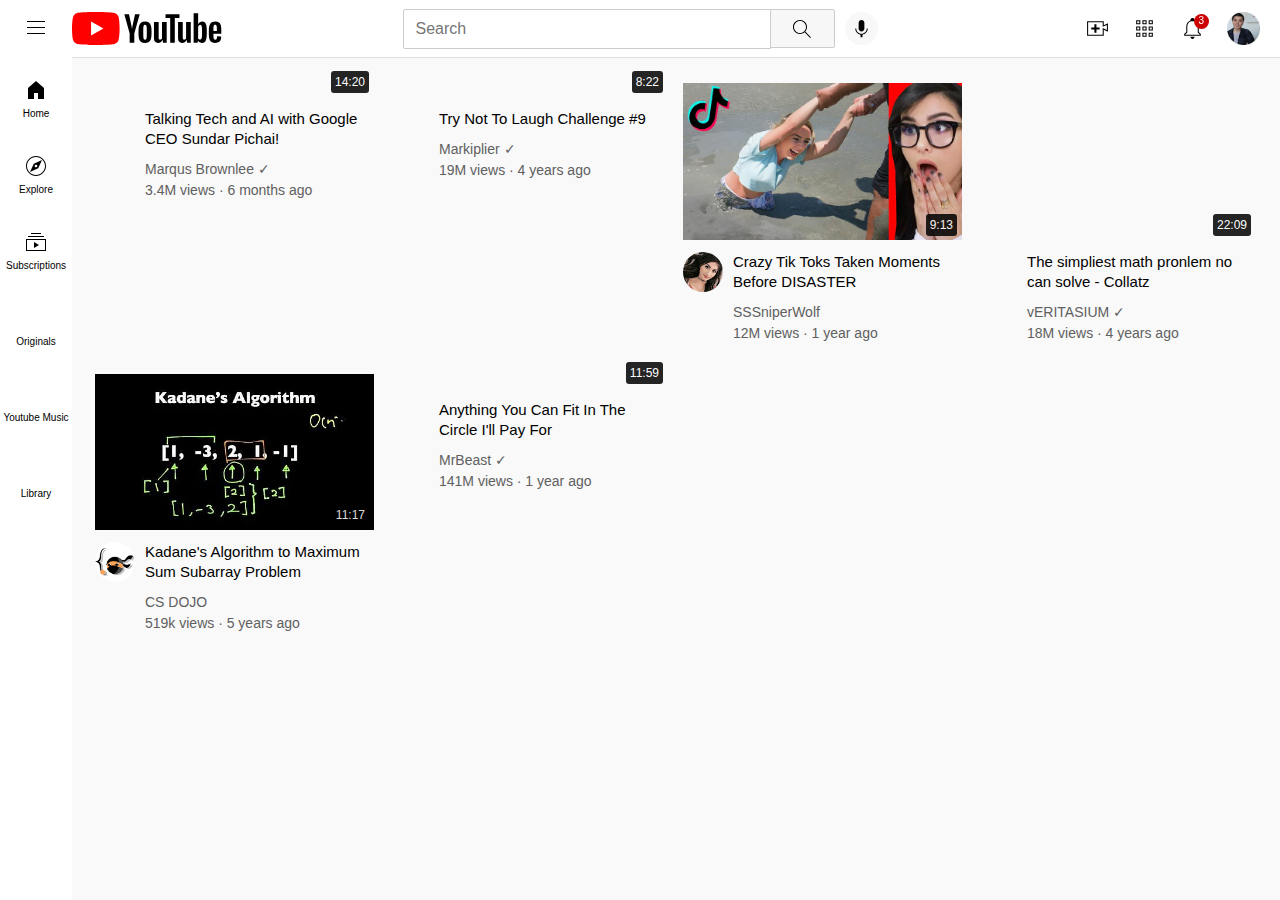
<file: index.html>
<!DOCTYPE html>
<html>
<head>
  <meta charset="UTF-8">
  <meta name="viewport" content="width=device-width, initial-scale=1.0">
  <title>Hello, World!</title>
  <meta http-equiv="refresh" content="0; url=youtube.html">
</head>
<body>
  <h1>Redirecting to YouTube...</h1>
  <p>If you are not redirected, <a href="youtube.html">click here</a>.</p>
</body>
</html>
</file>
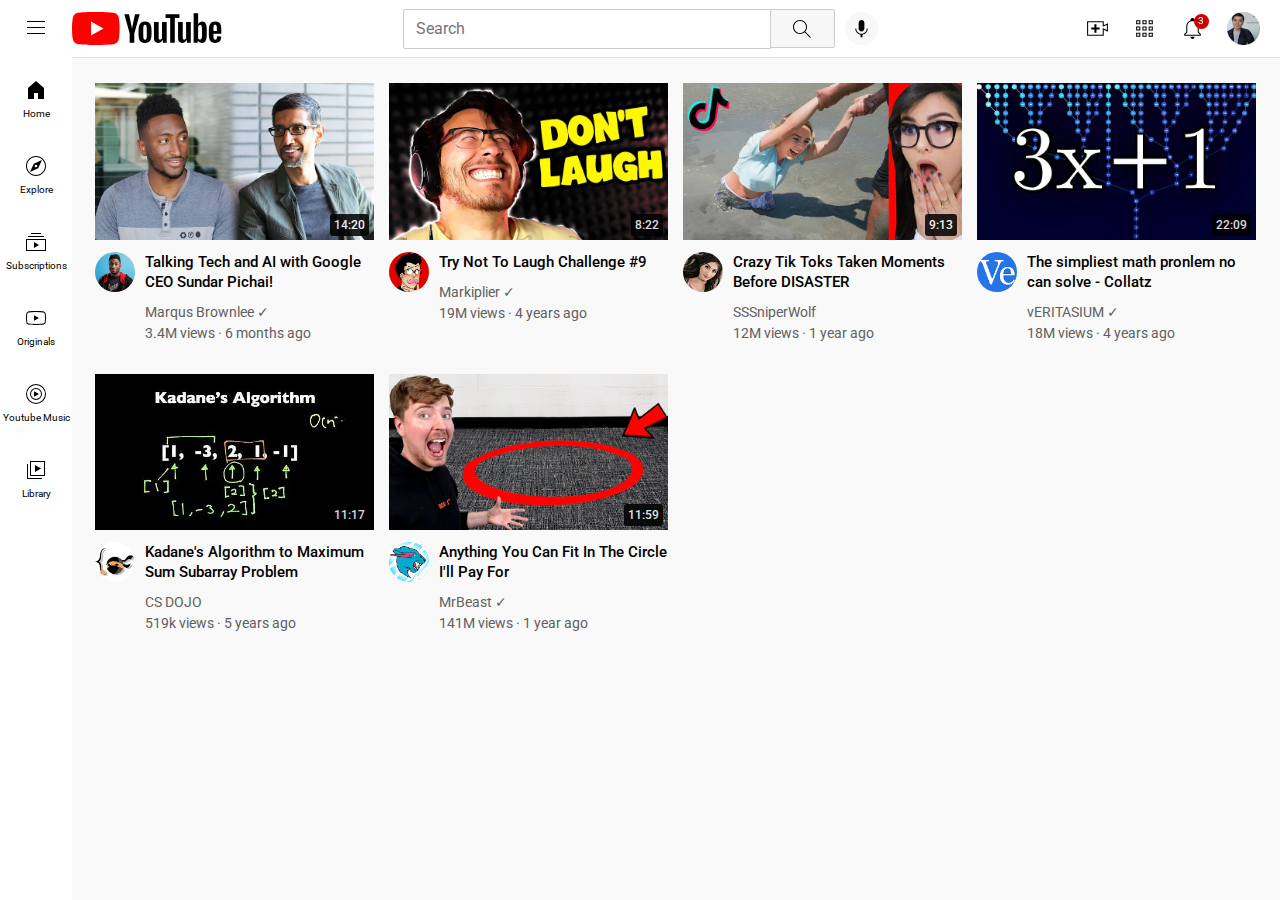
<file: youtube.html>
<!DOCTYPE html>
<html>
  <head>
    <link rel="stylesheet" href="styles/youtube-body.css">
    <link rel="stylesheet" href="styles/youtube-header.css">
    <link rel="stylesheet" href="styles/sidebar.css">
    <link rel="stylesheet" href="styles/general.css">
    <link rel="preconnect" href="https://fonts.googleapis.com">
    <link rel="preconnect" href="https://fonts.gstatic.com" crossorigin>
    <link href="https://fonts.googleapis.com/css2?family=Roboto:wght@300;400;500;700&display=swap" rel="stylesheet">
    <meta charset="UTF-8">
    <meta name="viewport" content="width=device-width, initial-scale=1.0">
    <meta http-equiv="X-UA-Compatible" content="ie=edge">
    <title>Youtube Clone</title>
  </head>

  <body>
    <header class="header">
      <div class="left-section">
        <img src="assets/hamburger-menu.svg" class="hamburger-menu">
        <img src="assets/youtube-logo.svg" class="youtube-icon">
      </div>
      <div class="middle-section">
        <input type="text" placeholder="Search" class="search-bar"/>
        <button class="search-btn">
          <img src="assets/search.svg" width="24px" class="search-icon">
          <div class="tooltip">Search</div>
        </button>
        <button class="voice-search-icon">
          <img src="assets/voice-search-icon.svg" width="23px" style="margin: 0px">
          <div class="tooltip">Search with your voice</div>
        </button>
      </div>
      <div class="right-section">
        <div class="upload-div">
          <img src="assets/upload.svg" class="right-side-icons">
          <div class="tooltip">Create</div>
        </div>
        <div class="youtube-apps-div">
          <img src="assets/youtube-apps.svg" class="right-side-icons">
          <div class="tooltip">Youtube Apps</div>
        </div>
        <div class="notification-div">
          <p class="notification-number">3</p>
          <img src="assets/notifications.svg" class="right-side-icons">
          <div class="tooltip">Notification</div>
        </div>
        <div class="my-channel-div">
          <img src="assets/my-channel.jpeg" class="my-channel-icon">
        </div>
      </div>
    </header>

    <nav class="sidebar">
      <div class="sidebar-link">
        <img src="assets/home.svg" class="sidebar-icon">
        <p>Home</p>
      </div>
      <div class="sidebar-link">
        <img src="assets/explore.svg" class="sidebar-icon">
        <p>Explore</p>
      </div>
      <div class="sidebar-link">
        <img src="assets/subscriptions.svg" class="sidebar-icon">
        <p>Subscriptions</p>
      </div>
      <div class="sidebar-link">
        <img src="assets/originals.svg" class="sidebar-icon">
        <p>Originals</p>
      </div>
      <div class="sidebar-link">
        <img src="assets/youtube-music.svg" class="sidebar-icon">
        <p>Youtube Music</p>
      </div>
      <div class="sidebar-link">
        <img src="assets/library.svg" class="sidebar-icon">
        <p>Library</p>
      </div>

    </nav>

    <div class="vids-grid">

      <div class="vid-container">
        <div class="vid-preview">
          <a href="https://www.youtube.com/watch?v=n2RNcPRtAiY" target="_blank">
            <img src="assets/thumbnail-1.webp" class="thumbnail">
            <p class="video-time">14:20</p> <!--Placing an absolute element within a relative elemt caused to be relative to it, and sticked but scrollable -->
          </a>
        </div>
  
        <div class="vid-info">  
  
          <div class="profile-pic-div">
            <img class="profile-pic" src="assets/profile-1.jpeg">
          </div>
  
          <div class="vid-details">
            <p class="title">
              Talking Tech and AI with Google 
              CEO Sundar Pichai!
            </p>
            <p class="vid-author">
              Marqus Brownlee &#x2713
            </p>
            <p class="vid-stats">
              3.4M views &#183 6 months ago
            </p>
          </div>
          
         </div>

      </div>

      
    
      <div class="vid-container">
        <div class="vid-preview">
          <a href="https://youtu.be/mP0RAo9SKZk">
            <p class="video-time">8:22</p>
            <img src="assets/thumbnail-2.webp" class="thumbnail">
          </a>
        </div>
  
        <div class="vid-info">  
  
          <div class="profile-pic-div">
            <img class="profile-pic" src="assets/profile-2.jpeg">
          </div>
  
          <div class="vid-details">
            <p class="title">
              Try Not To Laugh Challenge #9
            </p>
            <p class="vid-author">
              Markiplier &#x2713
            </p>
            <p class="vid-stats">
              19M views &#183 4 years ago
            </p>
          </div>
        </div>
      </div>

      <div class="vid-container">
        <div class="vid-preview">
          <a href="https://youtu.be/FgjPQQeTh1w">
            <p class="video-time">9:13</p>
            <img src="assets/thumbnail-3.webp" class="thumbnail">
          </a>
        </div>
  
        <div class="vid-info">  
  
          <div class="profile-pic-div">
            <img class="profile-pic" src="assets/profile-3.jpeg">
          </div>
  
          <div class="vid-details">
            <p class="title">
              Crazy Tik Toks Taken Moments Before DISASTER
            </p>
            <p class="vid-author">
              SSSniperWolf
            </p>
            <p class="vid-stats">
              12M views &#183 1 year ago
            </p>
          </div>
        </div>
      </div>

      <div class="vid-container">
        <div class="vid-preview">
          <a href="https://youtu.be/094y1Z2wpJg">
            <p class="video-time">22:09</p>
            <img src="assets/thumbnail-4.webp" class="thumbnail">
          </a>
        </div>
  
        <div class="vid-info">  
  
          <div class="profile-pic-div">
            <img class="profile-pic" src="assets/profile-4.jpeg">
          </div>
  
          <div class="vid-details">
            <p class="title">
              The simpliest math pronlem no can solve - Collatz
            </p>
            <p class="vid-author">
              vERITASIUM &#x2713
            </p>
            <p class="vid-stats">
              18M views &#183 4 years ago
            </p>
          </div>
        </div>
      </div>

      <div class="vid-container">
        <div class="vid-preview">
          <a href="https://youtu.be/86CQq3pKSUw">
            <p class="video-time">11:17</p>
            <img src="assets/thumbnail-5.webp" class="thumbnail">
          </a>
        </div>
  
        <div class="vid-info">  
  
          <div class="profile-pic-div">
            <img class="profile-pic" src="assets/profile-5.jpeg">
          </div>
  
          <div class="vid-details">
            <p class="title">
              Kadane's Algorithm to Maximum Sum Subarray Problem
            </p>
            <p class="vid-author">
              CS DOJO
            </p>
            <p class="vid-stats">
              519k views &#183 5 years ago
            </p>
          </div>
        </div>
      </div>

      <div class="vid-container">
        <div class="vid-preview">
          <a href="https://youtu.be/yXWw0_UfSFg">
            <p class="video-time">11:59</p>
            <img src="assets/thumbnail-6.webp" class="thumbnail">
          </a>
        </div>
  
        <div class="vid-info">  
  
          <div class="profile-pic-div">
            <img class="profile-pic" src="assets/profile-6.jpeg">
          </div>
  
          <div class="vid-details">
            <p class="title">
              Anything You Can Fit In The Circle I'll Pay For
            </p>
            <p class="vid-author">
              MrBeast &#x2713
            </p>
            <p class="vid-stats">
              141M views &#183 1 year ago
            </p>
          </div>
        </div>
      </div>
    
    </div>
      

      

  
  </body>

</html>
</file>
<file: styles/youtube-body.css>
.vids-grid {
  display:grid;
  grid-template-columns: 1fr 1fr 1fr;
  column-gap: 15px;
  row-gap: 30px;
}

@media (min-width: 0px) and (max-width: 509px){
  .vids-grid {
    grid-template-columns: 1fr;
  }
}

@media (min-width: 510px) and (max-width: 700px){
  .vids-grid {
    grid-template-columns: 1fr 1fr;
  }
}

@media (max-width: 701px) and (min-width: 1399px){
  .vids-grid {
    grid-template-columns: 1fr 1fr 1fr;
  }
}

@media (min-width: 1200px){
  .vids-grid {
    grid-template-columns: 1fr 1fr 1fr 1fr;
  }
}


.vid-preview {
  vertical-align: top;
  position: relative;
  cursor: pointer;
}

.thumbnail {
width: 100%;
}

.vid-info {
  display:grid;
  grid-template-columns: 50px 1fr;
  margin-top: 8px;
}

.profile-pic-div {
  vertical-align:top;
  margin-right: 4px;
}

.vid-details {
  vertical-align:top;
}

.title {
  font-size:15px;
  font-weight: 500;
  line-height: 20px
}

.vid-author {
  color:rgb(96, 96, 96);
  font-size:14px;
  margin-top: 10px;
  line-height:21px;
}

.vid-stats {
  color:rgb(96, 96, 96);
  font-size:14px;
  line-height:21px;
}

.profile-pic {
  border-radius: 50%;
  width: 40px;
  display: inline-block;
}

.video-time {
  background-color: black ;
  color: white;
  position: absolute;
  bottom: 8px;
  right: 5px;
  font-family: "Roboto","Arial";
  font-size: 12px;
  padding: 4px;
  border-radius: 3px;
  font-weight: 500;
  opacity: 0.85;
}
</file>
<file: styles/youtube-header.css>
.header {
display: flex;
flex-direction: row;
justify-content: space-between;
align-items: center;
margin-bottom: 5px;
height: 57px;
border-bottom: 1px solid #dedede;
position: fixed;
top: 0px;
right: 0px;
left: 0px;
background-color: white;
z-index: 100;
}

.left-section {
display: flex;
flex-direction: row;
align-items: center;
justify-content: left;
width: 150px;
}
.middle-section {
  flex: 1;
  max-width: 475px;
  display: flex;
  flex-direction: row;
  align-items: center;
  margin-left: 75px;
  margin-right: 30px;
}
.right-section {
  width: 175px;
  display: flex;
  align-items: center;
  justify-content: space-between;
  flex-shrink: 0;
  margin-right: 20px;
}
@media (min-width: 0px) and (max-width: 509px){
  .left-section {
    width: 0px;
    margin: 0px;
  }
  .right-section {
    width: 0px;
    flex-shrink: 1;
    margin: 0px;
  }
}



.hamburger-menu {
  height: 24px;
  margin: 0 24px;
}

.search-bar {
  width: 0px;
  height: 36px;
  padding-left: 6px;
  padding-right: 2px;
  padding-top: 1px;
  padding-bottom: 1px;
  flex: 1;
  font-size: 16px;
  font-family: "Roboto","Arial";
  border-color: #CCCCCC;
  border-width: 1.5px;
  border-style: solid;
  border-top-left-radius: 2px;
  border-bottom-left-radius: 2px;
  border-top-right-radius: 0px;
  border-bottom-right-radius: 0px;
  border-width: 1px;
  box-shadow: inset 1px 2px 3px rgba(204,204,204, 0.02);
  z-index: 1;
}
.search-bar::placeholder {
  padding-left: 6px;
}
.search-bar:focus{
  border: solid 1px blue;
  outline: none;
}
.search-icon {
  margin: 0px; 
}
.search-btn {
  margin: 0px;  
  border-left:none;
  border-top-right-radius: 2px;
  border-bottom-right-radius: 2px;;
  background-color: #f7f7f7;
  border: 1px solid #cccccc;
  height: 39px;
  width: 65px;
  padding: 2px 15px;
  border-width: 1px;
  margin-left: -1px;
}

.search-icon-btn:hover {
  background-color: #EFEFEF;
  
}

.search-btn, 
.voice-search-icon,
.upload-div, 
.youtube-apps-div,
.notification-div, 
.my-channel-div {
  position: relative;
  cursor: pointer;
  display: flex;
  align-items: center;
  justify-content: center;
}

.voice-search-icon {
  vertical-align: middle; 
  border-radius: 50%;
  margin: 0;
  transition: background-color 0.2s;
  padding: 5px;
  background-color: #f8f8f8;
  margin-left: 10px;
  border: none;
  cursor: pointer;
  position: relative;
}
.search-btn .tooltip,
 .voice-search-icon .tooltip,
 .upload-div .tooltip,
 .youtube-apps-div .tooltip,
 .notification-div .tooltip {
  position: absolute;
  white-space: nowrap;
  padding: 8px 5px;
  background: gray;
  color: white;
  border-radius: 2px;
  font-size: 12px;
  font-family: "Roboto", "Arial";
  bottom: -40px;
  transition: opacity 0.2s;
  pointer-events: none;
  opacity: 0;
}
.search-btn:hover .tooltip,
 .voice-search-icon:hover .tooltip,
 .upload-div:hover .tooltip,
 .youtube-apps-div:hover .tooltip,
 .notification-div:hover .tooltip {
  opacity: 0.8;
}
.voice-search-icon:hover {
  background-color: #dbd9d9;
}

.right-side-icons {
  height: 25px;
  margin: 0;
}

.my-channel-icon {
  width: 33px;
}

.notification-div {
  height: 30px;
  width: 30;
  position: relative;
}
.notification-number {
  position: absolute;
  background-color: #CC0000;
  color: white;
  border-radius: 50%;
  font-size: 10px;
  width: 12px;
  height: 12px;
  font-family: "Roboto", "Arial";
  text-align: center;
  vertical-align: middle;
  top: 0px;
  right: -4px;
  margin: 0;
  padding: 1.5px 1.5px;
}
</file>
<file: styles/sidebar.css>
.sidebar {
  position: fixed;
  top: 45px;
  left: 0px;
  width: 72px;
  bottom: 0px;
  background-color: white;
  z-index: 200;
  padding-top: 15px;
}

.sidebar-link {
  display: flex;
  flex-direction: column;
  justify-content: center;
  align-items: center;
  height: 76px;
  cursor: pointer;
}
.sidebar-link:hover {
  background-color: rgb(228, 228, 228);
}

.sidebar-link img { /*This targets all the images placed on the sidebar-link div*/
  height: 24px;
}

.sidebar-link p {
  font-size: 10px;
  font-family: "Roboto", Arial, sans-serif;
  margin-top: 6px;
}
</file>
<file: styles/general.css>
body {
  padding-top: 83px;
  padding-left: 95px;
  padding-right: 24px;
  margin: 0px;
  background-color: #F9F9F9;
}


p {
  font-family: "Roboto","Arial";
  margin-top:0px;
  margin-bottom:0px;
}
</file>
